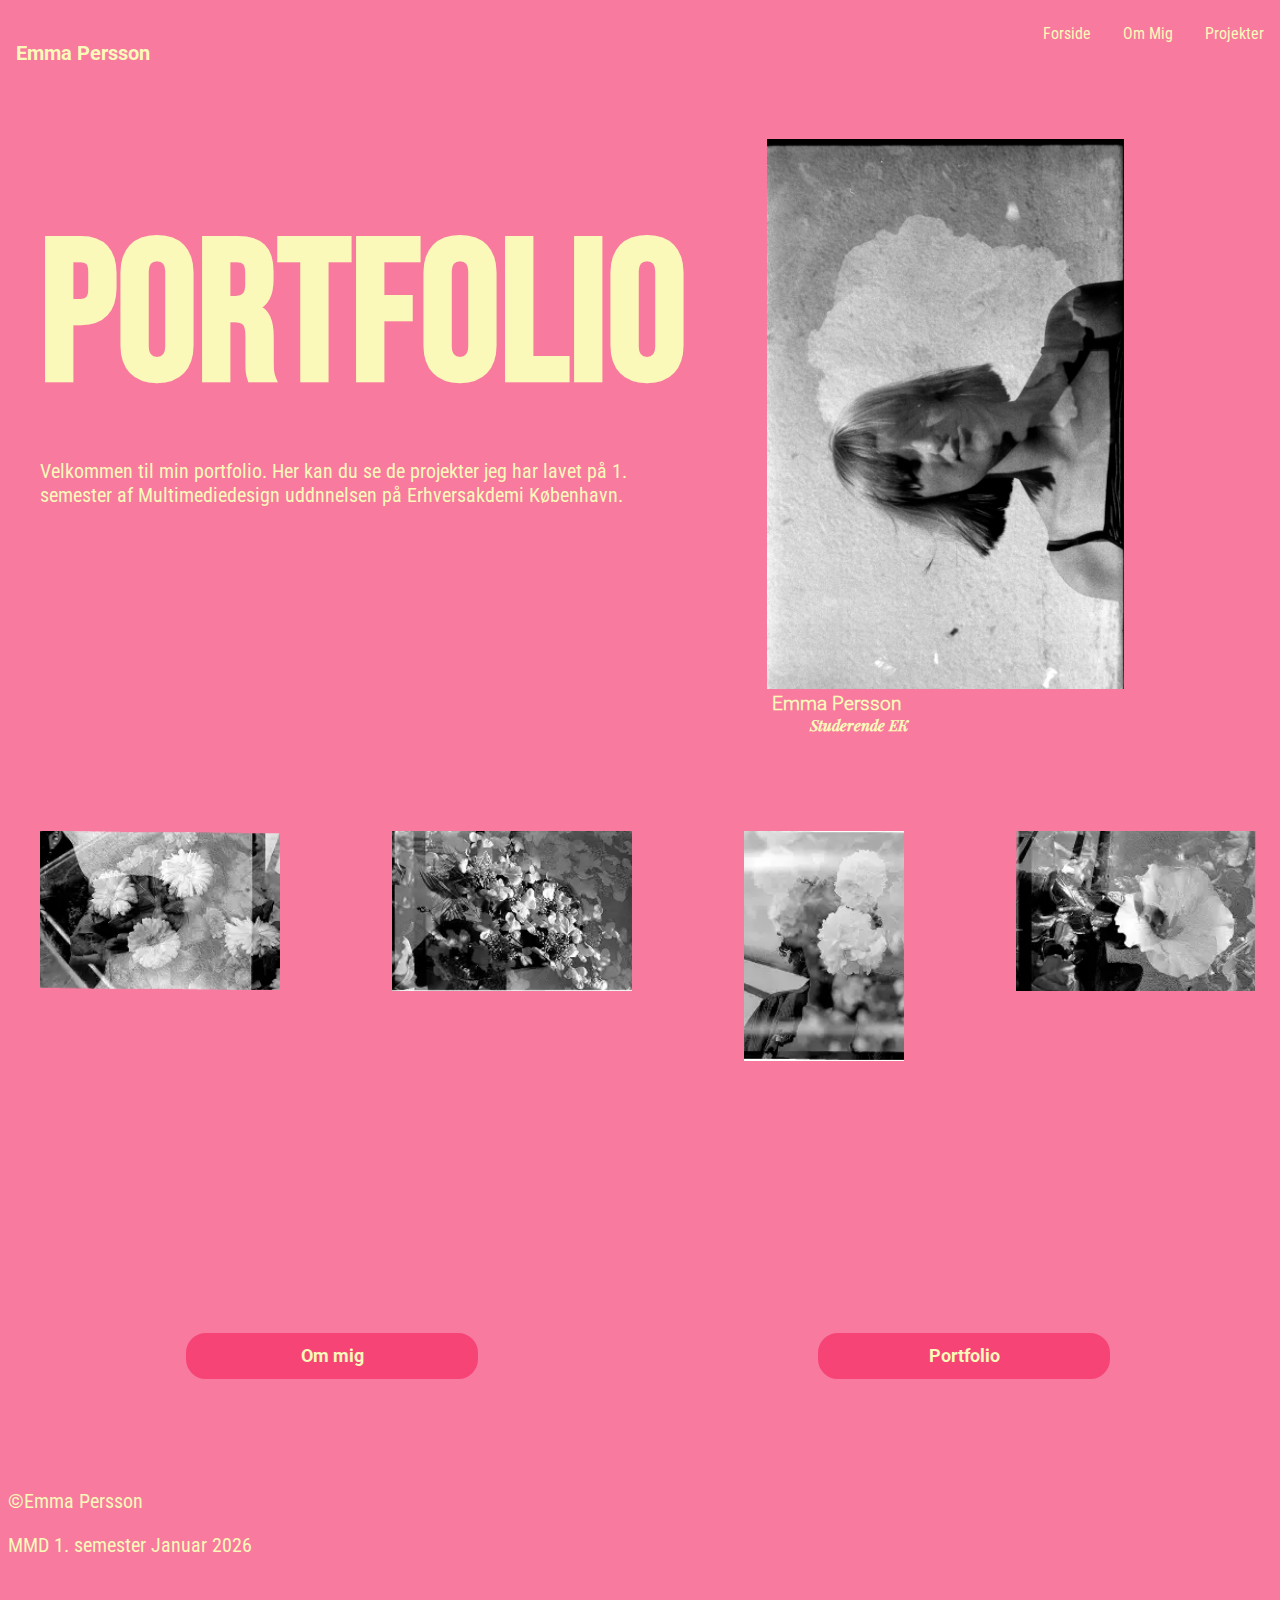
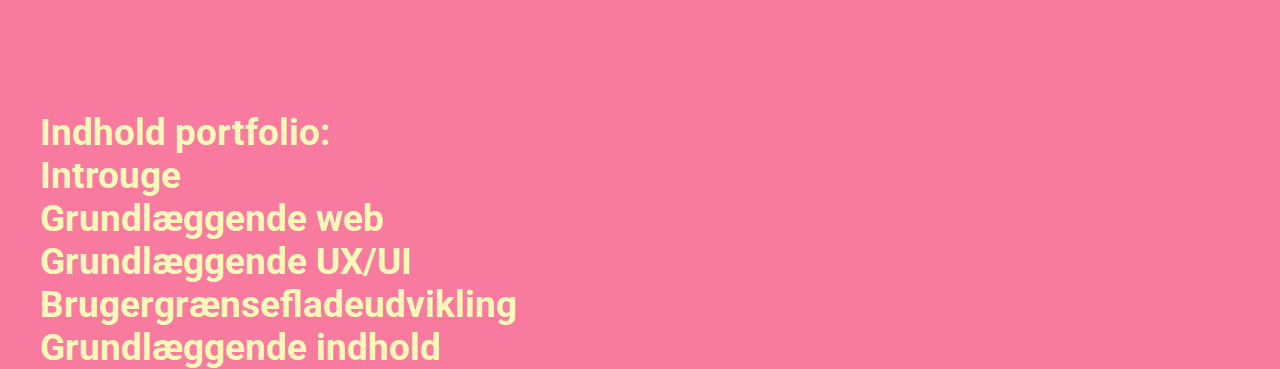
<file: index.html>
<!DOCTYPE html>
<html lang="en">
  <head>
    <meta charset="UTF-8" />
    <meta name="viewport" content="width=device-width, initial-scale=1.0" />
    <title>Portfolio</title>
    <link rel="stylesheet" href="css/general.css" />
  </head>
  <body>
    <header>
      <nav class="navtop">
        <div><h5>Emma Persson</h5></div>
        <ul class="navli">
          <li><a href="index.html">Forside</a></li>
          <li><a href="om-mig.html">Om Mig</a></li>
          <li><a href="portfolio.html">Projekter</a></li>
        </ul>
        <button class="burger">
          <span class="line"></span>
          <span class="line"></span>
          <span class="line"></span>
        </button>
      </nav>
    </header>
    <main>
      <section class="grid_1-1">
        <div>
          <h1>Portfolio</h1>
          <p>Velkommen til min portfolio. Her kan du se de projekter jeg har lavet på 1. semester af Multimediedesign uddnnelsen på Erhversakdemi København.</p>
        </div>
        <div>
          <img src="img/ep.webp" alt="Portræt" class="ep" />
          <h3>Emma Persson</h3>
          <h4>Studerende EK</h4>
        </div>
      </section>

      <section class="grid_1-1-1-1">
        <img src="img/billede1_result.webp" alt="blomster" class="billede1" /><img src="img/billede2_result.webp" alt="blomster2" class="billede2" /><img src="img/billede3_result.webp" alt="blomster3" class="billede3" /><img
          src="img/billede4_result.webp"
          alt="blomster4"
          class="billede4"
        />
        <div class="billedetekst">
          <h2>Indhold portfolio:</h2>
          <h2>Introuge</h2>
          <h2>Grundlæggende web</h2>
          <h2>Grundlæggende UX/UI</h2>
          <h2>Brugergrænsefladeudvikling</h2>
          <h2>Grundlæggende indhold</h2>
        </div>
      </section>
      <section class="grid_1-1">
        <button class="cta"><a href="om-mig.html">Om mig</a></button>
        <button class="cta"><a href="portfolio.html">Portfolio</a></button>
      </section>
    </main>

    <footer>
      <p><span>&#169;</span>Emma Persson</p>
      <p>MMD 1. semester Januar 2026</p>
    </footer>
    <script src="js/burger.js"></script>
  </body>
</html>
</file>
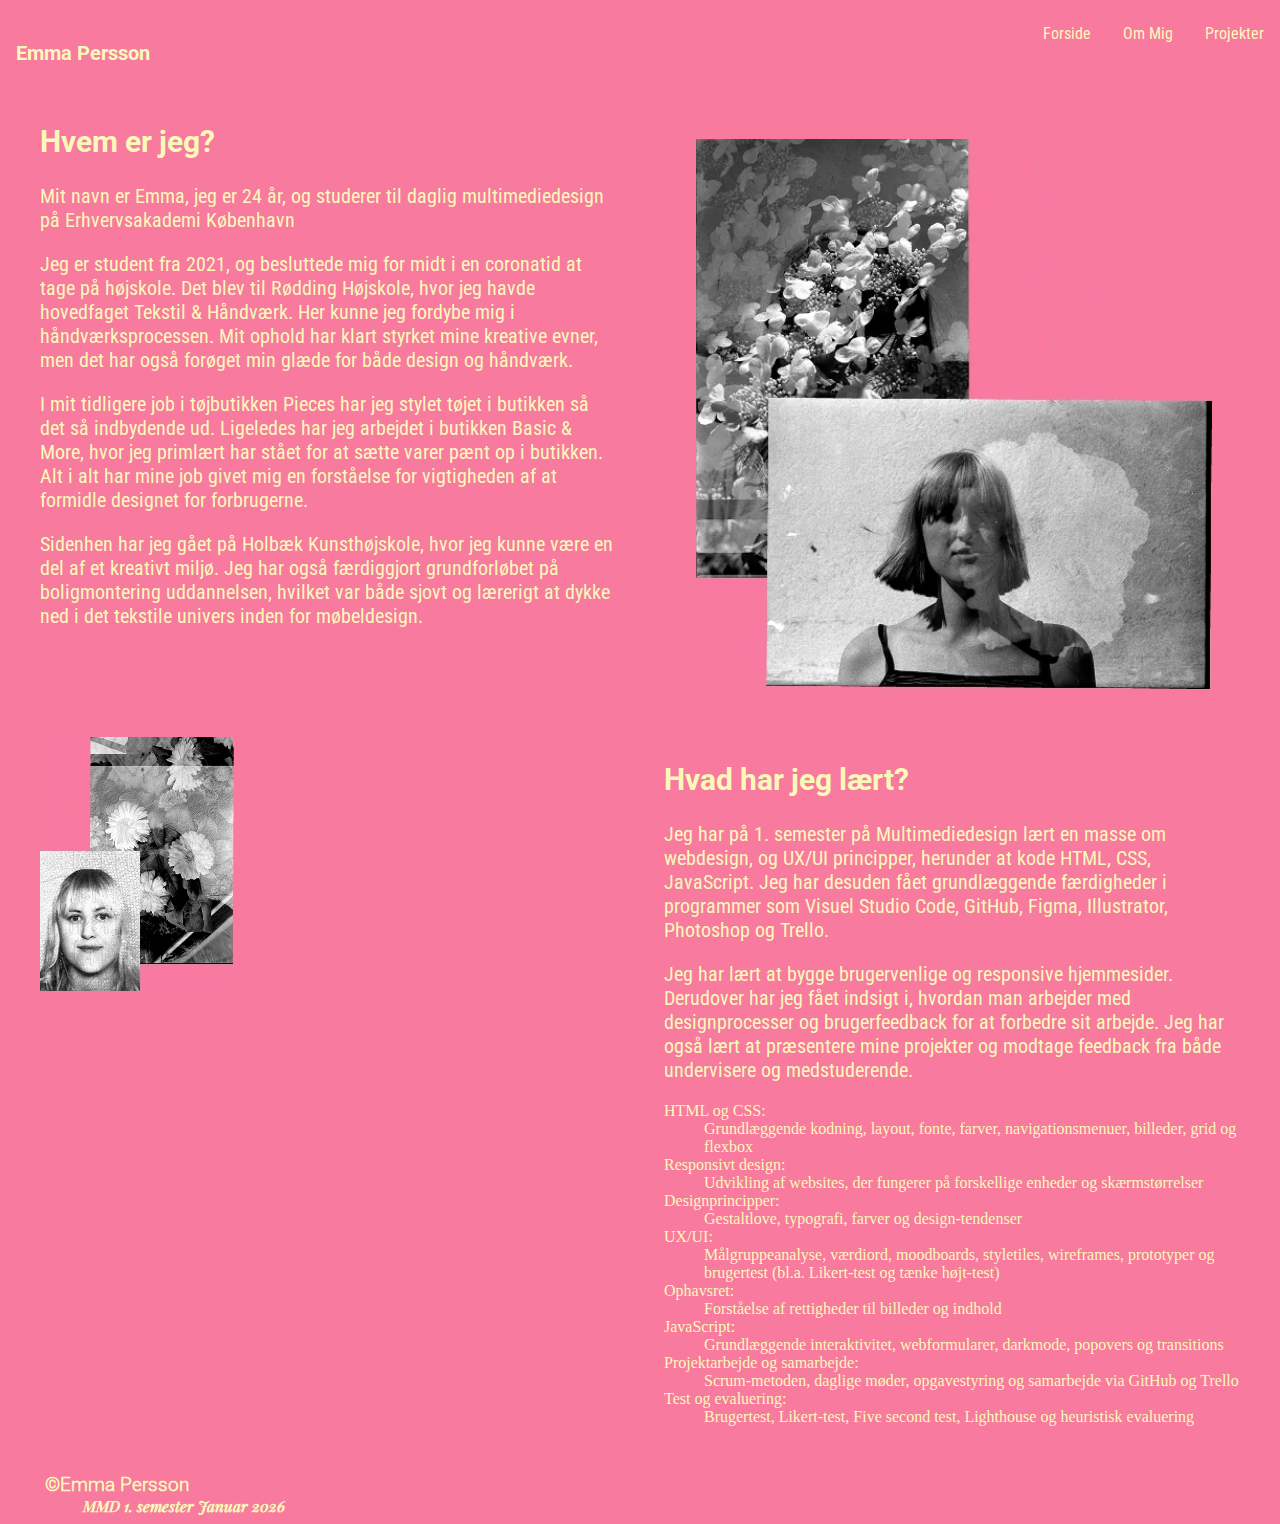
<file: om-mig.html>
<!DOCTYPE html>
<html lang="en">
  <head>
    <meta charset="UTF-8" />
    <meta name="viewport" content="width=device-width, initial-scale=1.0" />
    <meta name="description" content="En beskrivelse af Emma Persson's baggrund og erfaring inden for multimediedesign." />
    <title>Om Mig</title>
    <meta name="robots" content="noindex" />
    <link rel="stylesheet" href="css/general.css" />
    <link rel="icon" href="img/cherry-blossom.png" type="image/png" />
  </head>
  <body>
    <header>
      <nav class="navtop">
        <div><h5>Emma Persson</h5></div>
        <ul class="navli">
          <li><a href="index.html">Forside</a></li>
          <li><a href="om-mig.html">Om Mig</a></li>
          <li><a href="portfolio.html">Projekter</a></li>
        </ul>
        <button class="burger">
          <span class="line"></span>
          <span class="line"></span>
          <span class="line"></span>
        </button>
      </nav>
    </header>
    <main>
      <section class="grid_1-1">
        <div>
          <h2 class="stor">Hvem er jeg?</h2>
          <p>Mit navn er Emma, jeg er 24 år, og studerer til daglig multimediedesign på Erhvervsakademi København</p>
          <p>
            Jeg er student fra 2021, og besluttede mig for midt i en coronatid at tage på højskole. Det blev til Rødding Højskole, hvor jeg havde hovedfaget Tekstil & Håndværk. Her kunne jeg fordybe mig i håndværksprocessen. Mit ophold har klart
            styrket mine kreative evner, men det har også forøget min glæde for både design og håndværk. 
          </p>
          <p>
            I mit tidligere job i tøjbutikken Pieces har jeg stylet tøjet i butikken så det så indbydende ud. Ligeledes har jeg arbejdet i butikken Basic & More, hvor jeg primlært har stået for at sætte varer pænt op i butikken. Alt i alt har mine
            job givet mig en forståelse for vigtigheden af at formidle designet for forbrugerne. 
          </p>
          <p>
            Sidenhen har jeg gået på Holbæk Kunsthøjskole, hvor jeg kunne være en del af et kreativt miljø. Jeg har også færdiggjort grundforløbet på boligmontering uddannelsen, hvilket var både sjovt og lærerigt at dykke ned i det tekstile univers
            inden for møbeldesign. 
          </p>
        </div>
        <img src="img/ems6_result.webp" alt="Portræt" class="ep" />

        <img src="img/ems4_result.webp" alt="Portræt" class="Portræt" />
        <div>
          <h2 class="stor Margin">Hvad har jeg lært?</h2>
          <p>
            Jeg har på 1. semester på Multimediedesign lært en masse om webdesign, og UX/UI principper, herunder at kode HTML, CSS, JavaScript. Jeg har desuden fået grundlæggende færdigheder i programmer som Visuel Studio Code, GitHub, Figma,
            Illustrator, Photoshop og Trello.
          </p>
          <p>
            Jeg har lært at bygge brugervenlige og responsive hjemmesider. Derudover har jeg fået indsigt i, hvordan man arbejder med designprocesser og brugerfeedback for at forbedre sit arbejde. Jeg har også lært at præsentere mine projekter og
            modtage feedback fra både undervisere og medstuderende.
          </p>
          <dl class="font">
            <dt>HTML og CSS:</dt>
            <dd>Grundlæggende kodning, layout, fonte, farver, navigationsmenuer, billeder, grid og flexbox</dd>
            <dt>Responsivt design:</dt>
            <dd>Udvikling af websites, der fungerer på forskellige enheder og skærmstørrelser</dd>
            <dt>Designprincipper:</dt>
            <dd>Gestaltlove, typografi, farver og design-tendenser</dd>
            <dt>UX/UI:</dt>
            <dd>Målgruppeanalyse, værdiord, moodboards, styletiles, wireframes, prototyper og brugertest (bl.a. Likert-test og tænke højt-test)</dd>
            <dt>Ophavsret:</dt>
            <dd>Forståelse af rettigheder til billeder og indhold</dd>
            <dt>JavaScript:</dt>
            <dd>Grundlæggende interaktivitet, webformularer, darkmode, popovers og transitions</dd>
            <dt>Projektarbejde og samarbejde:</dt>
            <dd>Scrum-metoden, daglige møder, opgavestyring og samarbejde via GitHub og Trello</dd>
            <dt>Test og evaluering:</dt>
            <dd>Brugertest, Likert-test, Five second test, Lighthouse og heuristisk evaluering</dd>
          </dl>
        </div>
      </section>
    </main>
    <footer>
      <h3><span>&#169;</span>Emma Persson</h3>
      <h4>MMD 1. semester Januar 2026</h4>
    </footer>
    <script src="js/burger.js"></script>
  </body>
</html>
</file>
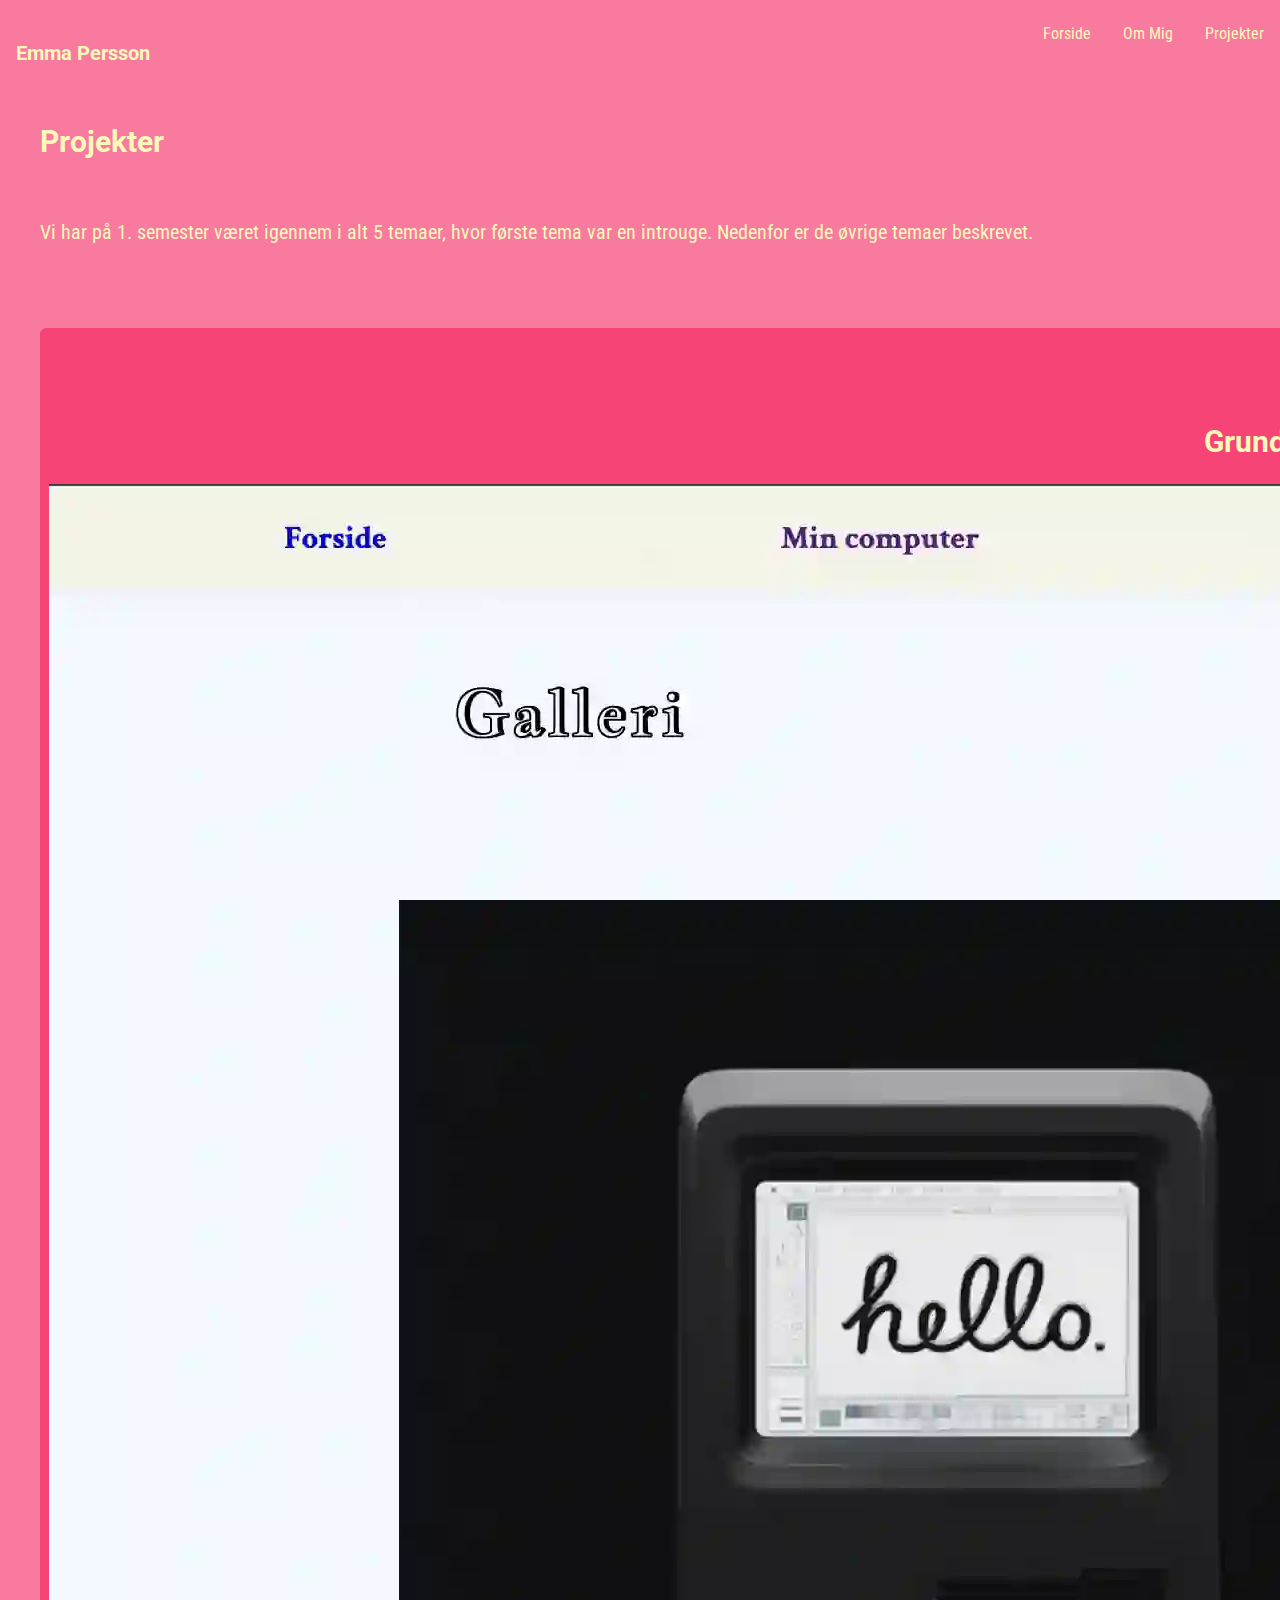
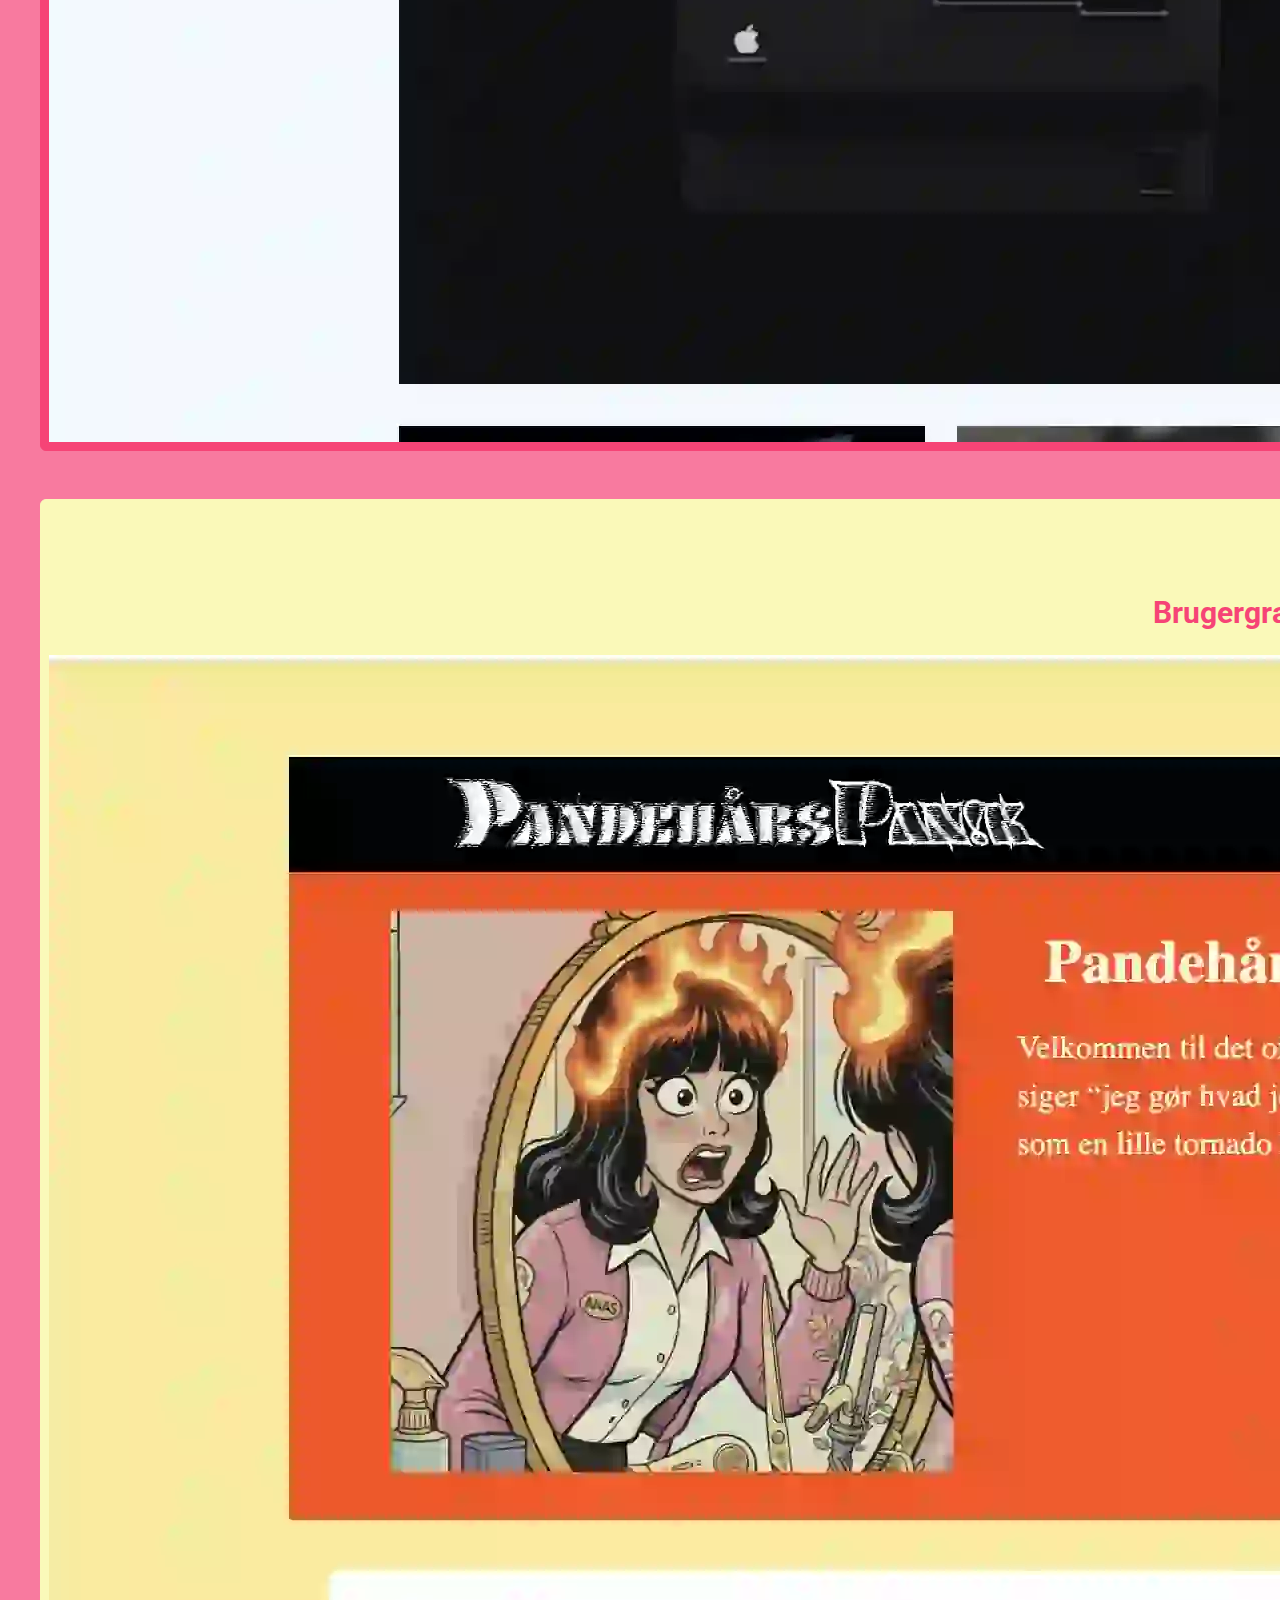
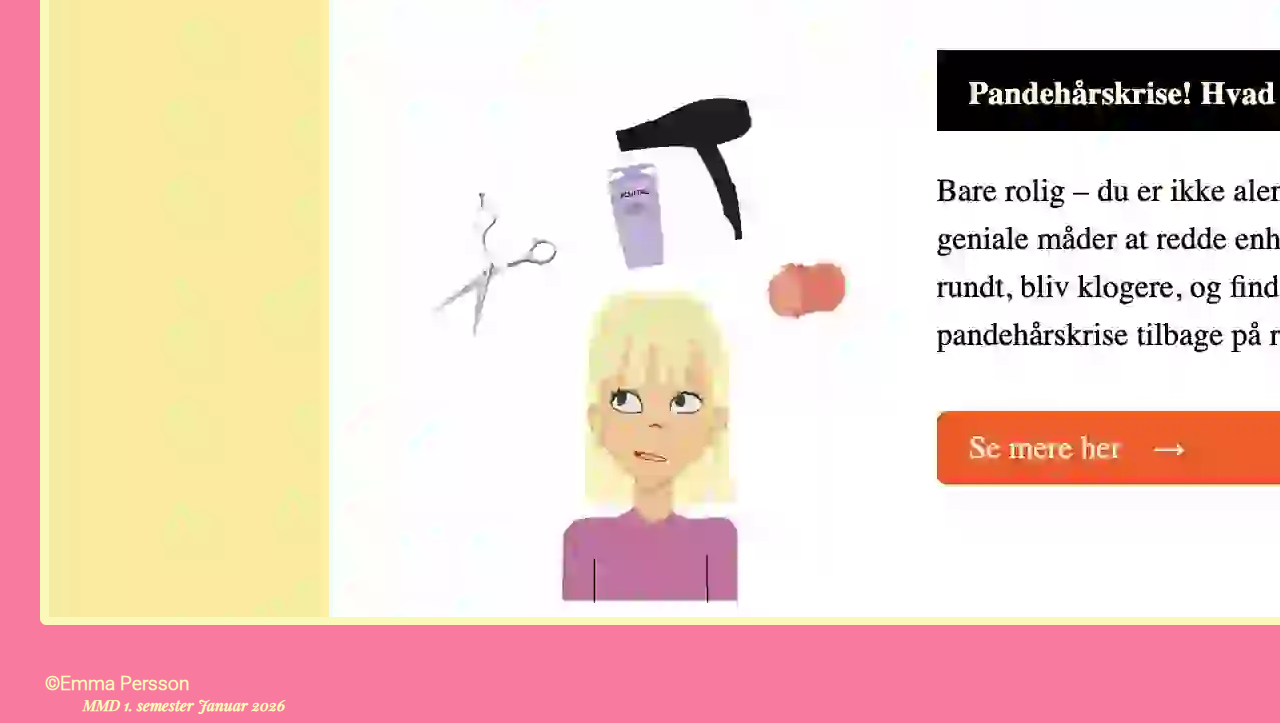
<file: portfolio.html>
<!DOCTYPE html>
<html lang="en">
  <head>
    <meta charset="UTF-8" />
    <meta name="viewport" content="width=device-width, initial-scale=1.0" />
    <meta name="description" content="Forskellige projekter lavet af Emma Persson på multimediedesign uddannelsen på Erhvervsakademi København" />
    <title>Portfolio</title>
    <meta name="robots" content="noindex" />
    <link rel="stylesheet" href="css/general.css" />
    <link rel="icon" href="img/cherry-blossom.png" type="image/png" />
  </head>
  <body>
    <header>
      <nav class="navtop">
        <div><h5>Emma Persson</h5></div>
        <ul class="navli">
          <li><a href="index.html">Forside</a></li>
          <li><a href="om-mig.html">Om Mig</a></li>
          <li><a href="portfolio.html">Projekter</a></li>
        </ul>
        <button class="burger">
          <span class="line"></span>
          <span class="line"></span>
          <span class="line"></span>
        </button>
      </nav>
    </header>
    <main>
      <h2 class="stor">Projekter</h2>
      <p>Vi har på 1. semester været igennem i alt 5 temaer, hvor første tema var en introuge. Nedenfor er de øvrige temaer beskrevet.</p>
      <section class="grid_1-1 hotspot">
        <button popovertarget="popup2" class="button-pink1 button-gul">
          <h5>Tema 2</h5>
          <h2>Grundlæggende Web</h2>
          <img class="knap-billede" src="img/tema2-1_result.webp" alt="Tema 2 billede" />
        </button>
        <button popovertarget="popup3" class="button-pink2">
          <h5>Tema 3</h5>
          <h2>Grundlæggende UX/UI</h2>
          <img class="knap-billede" src="img/Tema3-1_result.webp" alt="Tema 3 billede" />
        </button>
        <button popovertarget="popup4" class="button-gul">
          <h5>Tema 4</h5>
          <h2>Brugergrænsefladeudvikling</h2>
          <img class="knap-billede" src="img/tema4-1_result.webp" alt="Tema 4 billede" />
        </button>
        <button popovertarget="popup5" class="button-pink2 button-pink1">
          <h5>Tema 5</h5>
          <h2>Grundlæggende Indhold</h2>
          <img class="knap-billede" src="img/Tema5-1_result.webp" alt="tema5 billede" />
        </button>
      </section>

      <article popover id="popup2">
        <h2>Tema 2 Grundlæggende Web</h2>
        <div>
          <p>
            I tema 2 blev vi introduceret til grundlæggende HTML og CSS, samt basale begreber indenfor design af digitale brugergrænseflader. Her var målet at lære at kode min første hjemmeside. Til at skabe hjemmesiden lærte jeg at bruge Visual
            Studio Code, hvor jeg kodede i både HTML og CSS. En vigtig del af processen er at uploade til GitHub - samt at have styr på sin mappestruktur.
          </p>
          <p>
            Vi gennemgik basale design principper såsom gestaltlove, som hjælper os med at forstå, hvordan vi opfatter og organiserer visuelle elementer og vigtigheden af responsivt design for at sikre, at vores arbejde ser godt ud på forskellige
            enheder og skærmstørrelser. Herudover kiggede vi på design-tendenser, typografi og farver.
          </p>
          <p>
            Temaet bestod af mange forskellige kodeøvelser, hvor Margin og padding, grid, flexbox, fonte, navigationsmenuer, billeder, Media queries (med mere) kom i fokus. En af øvelserne bestod i at lave et galleri (lave et grid, sætte billeder op,
            samt konvertere dem til en passende filstørrelse, navigationsmenu og arbejde med forskellige filtre). Du kan se min løsning nedenunder.
          </p>
        </div>
        <div class="grid_1-1 galleri-billeder">
          <img src="img/galleri-1_result.webp" alt="galleri 1" />
          <img src="img/galleri-2_result.webp" alt="galleri 2" />
        </div>
        <div>
          <p>
            Hovedopgaven bestod i, at vi ud fra et givet layoutdiagram og wireframes skulle lave et responsivt website - startende med at lave et mobilsite som vi så skulle videreudvikle til et responsivt website. Vi skulle lave 5 sider og style med
            to CSS-filer: en CSS-fil til styling, hvor det var vigtigt at lave to forskellige fonte og flere forskellige farver, og en anden CSS-fil til layout, hvor jeg havde fokus på at lave layoutet responsivt.
          </p>
          <p>
            Gennem temaet fik jeg kodet en masse, og jeg brugte øvelserne, vi havde lavet til at guide mig igennem, samt fik hjælp fra underviserne. Da jeg var færdig med at kode, skulle min HTML og CSS-kode igennem en validator for at tjekke for
            fejl i koden.
          </p>
          <p>Se min løsning på både mit responsive website og mit mobilsite her.</p>
        </div>
        <div class="galleri-billeder2">
          <a href="https://emma-persson.github.io/website/Website/Site/index.html"> <img class="billede1" src="img/tema2-1_result.webp" alt="web-site" /></a>
          <a href="https://emma-persson.github.io/mobilsite/Mobilsite/Site/index.html"> <img class="billede2" src="img/tema2-2_result.webp" alt="mobilsite" /></a>
        </div>
      </article>

      <article popover id="popup3">
        <h2>Tema 3 - Grundlæggende UX/UI</h2>
        <div>
          <p>I tema 3 skulle vi danne et emne-site. Hovedformålet med dette tema var at ramme sin Brugertype, og lære kommunikere sit budskab til sin målgruppe.</p>
          <p>
            Her skulle vi selv lave en hjemmeside om et emne, der interesserede os. Jeg lavede en hjemmeside om strik, hvor man kunne finde gode råd til nybegynderen. Ideen hertil fik jeg, da jeg selv er glad for at strikke, men ofte godt kan mangle
            steder at få overblik over strikkeopskrifter og ideer. Det kan være meget overvældende at finde ud af hvor man skal starte, når man begynder at strikke, og derfor ønskede jeg at lave et overskueligt sted at få overblik og gode råd.
          </p>
          <p>
            Jeg startede med at vælge emne, og gik derefter hurtigt i gang med research, stille spørgsmål så som ‘hvad har andre med samme emne gjort?’, ‘hvem er brugertypen?’, og ‘hvilke værdiord vil jeg knytte til mit design?’. Brugertypen er
            nybegynderen indenfor strik med interesse indenfor det kreative. Derfra lavede jeg Moodboards og mit første styletile i Figma. Jeg lavede to forskellige styletiles og testede dem med en Likert test (som jeg blev introduceret til her), for
            at se hvilke styletiles, der passede bedst til mine værdiord. Jeg fik god feedback og valgte det styletile, der generelt havde fået den bedste respons - altså hvor respondenter (folk der havde svaret) var mest enige i, at stilen passede
            til mine værdiord.
          </p>
          <p>Her er mit styletile.</p>
        </div>
        <div class="grid_1-1 galleri-billeder">
          <img src="img/strik-styletile1_result.webp" alt="styletile" />
          <img src="img/strik-styletile2_result.webp" alt="styletile" />
        </div>
        <div>
          <p>
            Herfra lavede vi solution sketchers, men da jeg desværre var syg, fik jeg ikke lavet en. Heldigvis fik jeg inspiration af mine medstuderende, da vi lavede et sketch-museum, og derfra kunne jeg så gå direkte i gang med mit low fi wireframe
            i Figma Design, som jeg her arbejdede i for første gang. Herefter lavede jeg en hi fi prototype, som var klikbar.
          </p>

          <p>
            Da vi lærte om ophavsret på billeder, fandt jeg ud af, at de billeder jeg havde brugt til mit koncept, ikke var nogle, jeg havde rettigheder til at bruge. Jeg valgte dog at bruge dem alligevel, da det udelukkende var et skoleprojekt, og
            jeg har lært at have styr på det til en anden gang. Da jeg var færdig med min hi fi prototype, kunne jeg lave min første tænk højttest og jeg kunne lave mit første layoutdiagram.
          </p>
          <p>Her kan du se min prototype, og klikke videre for at få indblik i min proces.</p>
        </div>

        <div class="galleri-billeder2">
          <a href="https://www.figma.com/design/U0sykzhexKwZUAMFppevC4/Untitled?node-id=0-1&t=nu5bauQU2lVZLTKQ-1"><img src="img/strik-prototype_result.webp" alt="prototype" /></a>
        </div>
        <div>
          <p>
            Jeg har kodet mit site ud fra min prototype og layout diagram i Figma. Undervejs stødte jeg ind i problemer, da nogle af de dele jeg havde med i Figma prototype ikke var noget, vi havde lært at kode endnu, og først lærer på 2. semester.
            Derfor endte jeg med at kode en mere simpel version. Jeg har kodet siden ud fra Mobil First princippet ligesom i tema 2. Siden består af 4 sider: en index side, 2 sider med artikler og en side med et galleri.
          </p>
          <p>
            Dernæst vi lærte om Favicon, som jeg fik hentet ned og sat ind på mit site. Da siden var kodet færdig, lavede jeg en Lighthouse test, og fik rettet lidt på min kode (meget af det testen ville lave bedre, har vi ikke lært endnu). Temaet
            blev sluttet af med en præsentation af mit emne-site foran underviser og nogle medstuderende.
          </p>
          <p>Her kan du se hele min strikke-guide.</p>
        </div>
        <div class="galleri-billeder2">
          <a href="https://emma-persson.github.io/Strikkeguiden/site/index.html"> <img src="img/Tema3-1_result.webp" alt="tema 3" /></a>
        </div>
      </article>

      <article popover id="popup4">
        <h2>Tema 4 - Brugergrænseflader</h2>
        <div>
          <p>
            I tema 4 er der fokus på udvalgte dele af et Emergency site, hvor de grundlæggende dele allerede er lavet. Fokus er på visuelle elementer og kode i CSS og Java Script. Vi er i dette tema blevet introduceret til grundlæggende Java Script.
            Hjemmesiden skulle indeholde 3 sider: index side, side med infografik og side med webformular. Siden skulle styles i CSS og der skulle styles et darkmode.
          </p>
          <p>
            Vi lavede nogle forskellige idegenereringsøvelser for at komme i gang med ideer til, hvad sitet skal indeholde. Jeg valgte, at mit Emergency site skulle handle om pandehår eller mere konkret, når man har en dårlig pandehårsdag - med gode
            råd til hvad man skal gøre for at afhjælpe krisen. Jeg tænker, at det kunne være sjovt og nyttigt at have et sted med gode råd og tips til at afhjælpe denne lille krise. Det er vigtigt at nævne, at vi ikke har lagt vægt på test i denne
            proces, men har i stedet fulgt vores mavefornemmelser. Tanken er, at denne side skal fungere som en form for sandkasse, hvor vi kan eksperimentere og prøve nye ting af.
          </p>
          <p>
            Vi har lært Illustrator at kende, hvor vi skulle lave en vektorgrafik, som med Java Script skulle gøre sitet klikbart. Vi startede med at lave infografikken og hvilket indhold de skulle have. Her lavede vi en papirprototype. Min grafik er
            af en pige med vildt pandehår, og over hende illustreres tre forskellige løsninger som man kan klikke på. Jeg skiftede senere i projektet grafisk stil - som gjorde, at det ikke hang så godt sammen med resten af sitet. Herefter lavede jeg
            et moodboard og generede med hjælp af AI billeder og tekst, som jeg kunne bruge til forskellige artikler.
          </p>
          <p>Her kan du se min færdige infografik.</p>
        </div>
        <div class="galleri-billeder2">
          <img src="img/tema4-infografik_result.webp" alt="infografik" />
        </div>
        <div>
          <p>I Java Script startede jeg med at gøre infografikken interaktiv - gemme den ned som SVG og sætte koden ind i HTML. Herefter lavede jeg en webformular med forskellige inputfelter, en radio button og en submit knap.</p>
          <p>
            Jeg arbejdede i Java Script med en popover på nogle cards, som indeholder artikler, og med hvilken transition, der skulle være. Til sidst lavede jeg en darkmode knap - som var lidt for avanceret for hvad vi egentlig skulle lave, men en
            sjov udfordring. I Illustrator lavede jeg også et logo til siden.
          </p>
          <p>Du kan se min løsning nederst.</p>
        </div>
        <div class="galleri-billeder2">
          <a href="https://emma-persson.github.io/emergency-pandeh-r/"> <img src="img/tema4-darkmode_result.webp" alt="darkmode" /></a>
        </div>
      </article>

      <article popover id="popup5">
        <h2>Tema 5 - Grundlæggende indhold</h2>
        <div>
          <p>
            I Tema 5 har vi i grupper skulle samarbejde om at kode og re-designe et web-site for en kunde, og samtidig lære hvordan man samarbejder om at kode i GitHub. Vi skulle selv finde en kunde, som vi kunne arbejde med. Min gruppe fik kontakt
            til Sundby Taekwondo Club i København. Da dette var vores første gruppeprojekt, blev vi introduceret til Scrum, som blev vores arbejdsmetode. Vi oprettede et Trello-board og gruppens Scrum-master stod for at holde daglige scrum-møder, dag
            hvor vi kunne få overblik over hvem, der fik hvilke opgaver, og hvad vi manglede at lave.
          </p>
        </div>
        <div class="galleri-billeder2"><img src="img/Trello_result.webp" alt="Trello-board" /></div>
        <div>
          <p>
            Vi valgte netop dette website, da vi synes, det manglede både indhold og struktur. Det virkede ikke som om, at de havde brugt særligt meget CSS til at style deres sider. Vores mål var at fokusere på at gøre websitet mere brugervenligt -
            specielt for forældre til børn, som ønsker at starte til taekwondo. Vi ønskede at gøre det nemt at navigere på sitet, uden at skulle besøge flere undersider for at finde en tilmeldingsformular.
          </p>
          <p>Før vi gik i gang med selve emnesitet, blev vi introduceret til Photoshop, og jeg lavede sideløbende et lille projekt, som fokuserede på at bruge Photoshop og især på at designe en Hero sektion.</p>
          <p>Her kan man se mit projekt om flettede julestjerne.</p>
        </div>

        <div class="grid_1-1 galleri-billeder">
          <a href="https://www.figma.com/board/212Fz6NAORCEN0O12mltKC/Julestjerne?node-id=0-1&t=1YaLwbq3K7JXQTdR-1"> <img src="img/tema5-stjerner-proces_result.webp" alt="julestjerne-proces" /> </a>
          <a href="https://emma-persson.github.io/sandkassesite/"><img src="img/tema5- stjerne_result.webp" alt="julestjerne" /></a>
        </div>
        <div>
          <p>
            I vores gruppeprojektet skulle vi fra bunden af opbygge et website. Dette betød, at vi her kunne sammensætte alt det, vi har lært i de tidligere temaer, og anvende på denne side. Så vi kunne hurtigt gå i gang med at lave research og
            derfra generere ideer til styletiles og Moodboards baseret på vores værdiord. Dernæst kiggede vi på layoutet og lavede solution sketches sammen, som vi derfra udviklede til Wireframes - både low fi og hi fi. Dette ledte os videre til at
            skabe layoutdiagrammer, der kunne anvendes til både til mobil og computer.
          </p>
          <p>
            For at lære vores kunde at kende, tog vi ud til Taekwondo klubben og tog billeder, som vi kunne bruge på websitet. Disse billeder krævede dog lidt farveredigering i Photoshop. Endelig kunne vi gå i gang med at kode i både HTML, CSS og
            Java Script. Det var vigtigt for os at have en god mappe-struktur og at huske altid at arbejde i en branch for at holde projektet organiseret og effektivt.
          </p>
          <p>Her kan du få et indblik i vores proces.</p>
        </div>
        <div class="grid_1-1 galleri-billeder">
          <a href="https://www.figma.com/design/cW73erqyZ2DQ3qrszhftCx/Prototyper?node-id=85-479&t=Wl2GamDHwxl9YkxX-1"> <img src="img/tema5-styletile_result.webp" alt="styletile1" /></a>
          <img src="img/tema5-styletile2_result.webp" alt="styletile2" />
        </div>
        <div>
          <p>
            Undervejs lavede vi en masse test som vi havde lært gennem 1. semester: Tænke højt test, Likert-test, Five second test, Lighthouse og Heuristisk evaluering. Da vi var færdige med virksomhedssitet, lavede vi en præsentation af det endelige
            projekt. Vi nåede godt i mål med det vi havde sat os for, og både vi og kunden, håber at kunne arbejde videre med projektet på senere tidspunkt.
          </p>
          <p>Du kan se vores færdige løsning og vores præsentation nedenunder her:</p>
        </div>
        <div class="grid_1-1 galleri-billeder">
          <a href="https://emma-persson.github.io/Virksomhedsite/virksomhedssite-1/index.html"> <img src="img/Tema5-1_result.webp" alt="færdig løsning" /> </a>
          <a href="https://www.canva.com/design/DAG7kvfq8YE/Oy7KJmjSXst-e_cbI8mWWA/edit?utm_content=DAG7kvfq8YE&utm_campaign=designshare&utm_medium=link2&utm_source=sharebutton"> <img src="img/tema5-præsentation_result.webp" alt="præsentation" /></a>
        </div>
      </article>
    </main>
    <footer>
      <h3><span>&#169;</span>Emma Persson</h3>
      <h4>MMD 1. semester Januar 2026</h4>
    </footer>
    <script src="js/burger.js"></script>
  </body>
</html>
</file>
<file: css/general.css>
:root {
  --color-bg: #f87a9f;
  --color-pink: #f64476;
  --color-gul: #faf9b9;
}
body {
  background-color: var(--color-bg);
  color: var(--color-gul);
}

@font-face {
  font-family: "Bebas Neue";
  src: url(../fonts/Bebas_Neue/BebasNeue-Regular.ttf);
  font-style: normal;
}

@font-face {
  font-family: "Roboto light";
  src: url(../fonts/Roboto/static/Roboto-Light.ttf);
  font-style: light;
}
@font-face {
  font-family: "Roboto bold";
  src: url(../fonts/Roboto/static/Roboto-Bold.ttf);
  font-style: bold;
}
@font-face {
  font-family: "Roboto";
  src: url(../fonts/Roboto/static/Roboto_Condensed-Regular.ttf);
  font-style: normal;
}
@font-face {
  font-family: "Playfair Display";
  src: url(../fonts/Playfair_Display/static/PlayfairDisplay-MediumItalic.ttf);
  font-style: italic;
}
h1 {
  font-family: "Bebas Neue";
  font-weight: 600;
  font-size: 200px;
  margin: 0.5em 0 0 0;
  padding: 0;
}

h2 {
  font-family: "Roboto bold";
  font-weight: 700;
  font-size: 30px;
}
h5 {
  font-family: "Roboto bold";
  font-weight: 700;
  font-size: 20px;
}
h3 {
  font-family: "Roboto light";
  padding: 0 0 0 2em;
  margin: 0;
}
h4 {
  font-family: "Playfair Display";
  font-size: 15px;
  padding: 0 0 0 5em;
  margin: 0;
}

p {
  font-family: "Roboto";
  font-weight: 300;
  font-size: 20px;
}

main {
  display: grid;
  grid-template-rows: auto 1fr auto;
  max-width: 1200px;
  margin: 0 auto;
  display: grid;
  row-gap: 1rem;
}

/* nav header */
.navtop {
  display: flex;
  list-style: none;
  gap: 2em;
}
header nav a {
  text-decoration: none;
  color: var(--color-gul);
  font-family: "Roboto";
}
.navli {
  display: flex;
  list-style: none;
  gap: 2em;
  margin-left: auto;
}

/* burger */
.burger {
  width: 40px;
  height: 30px;
  display: none;
  background: transparent;
  border: 0;
  cursor: pointer;
}
.burger .line {
  display: block;
  width: 100%;
  height: 2px;
  margin-bottom: 5px;
  transition: 0.2s linear;
}
.ep {
  height: 550px;
  width: auto;
  margin: 2.5em 0 0 2em;
  padding: 0;
}
@media screen and (max-width: 800px) {
  body {
  }
  img {
    display: block;
    margin-left: auto;
    margin-right: auto;
  }
  .navli {
    display: none;
  }
  .burger {
    display: block;
    background-color: transparent;
    border: 0;
    flex: 0 0 auto;
    margin: 0 20px;
  }
  .burger .line {
    background-color: var(--color-gul);
  }
  .burger.active .line:nth-child(1) {
    transform: rotate(45deg) translate(5px, 5px);
    transition: 0.2s linear;
  }
  .burger.active .line:nth-child(2) {
    opacity: 0;
    transition: 0.15s linear;
  }
  .burger.active .line:nth-child(3) {
    transform: rotate(-45deg) translate(5px, -5px);
    transition: 0.2s linear;
  }
  nav.active .navli {
    display: block;
    background-color: var(--color-bg);
    position: absolute;
    top: 3.6rem;
    right: 0;
    width: clamp(200px, 50vw, 400px);
    z-index: 1;
    opacity: 0.8;
  }
  header > nav li > a:after {
    content: "";
  }
  nav.active .navli li {
    margin: 40px 20px;
    text-align: right;
  }
  nav.active .navli a {
    font-size: 24px;
  }
  .burger {
    display: block;
    margin-top: 1em;
  }
  .navtop {
    justify-content: space-between;
  }
  h1 {
    font-size: 75px;
  }
  h2 {
    font-size: 15px;
  }
  .grid_1-1-mobil {
    display: grid;
    grid-template-columns: 1fr 1fr;
    gap: 2em;
    justify-items: center;
  }
  /* .billede3 {
    rotate: 90deg;
    position: static;
    } */
  .grid_1-1-mobil img {
    width: 100%;
    max-width: 160px;
    height: 160px;
    object-fit: cover;
    margin: 0;
    padding: 0;
  }
}

/* kanp */
button {
  border: 1px solid var(--color-gul);
  background-color: var(--color-gul);
  color: var(--color-pink);
  border-radius: 6px;
  padding: 0.25rem 0.5rem;
  cursor: pointer;
  width: 90%;
}
button:hover {
  filter: drop-shadow(0 0 0.75rem var(--color-pink));
}
.button-pink1 {
  border: 1px solid var(--color-pink);
  background-color: var(--color-pink);
  color: var(--color-gul);
  border-radius: 6px;
  padding: 0.25rem 0.5rem;
  cursor: pointer;
}

@media screen and (min-width: 800px) {
  .grid_1-1 {
    display: grid;
    grid-template-columns: 1fr 1fr;
    gap: 3em;
  }
  .grid_1-1-1-1 {
    display: grid;
    grid-template-columns: 1fr 1fr 1fr 1fr;
    gap: 7em;
    position: relative;
    padding-bottom: 16rem;
  }
  .billedetekst {
    position: absolute;
    top: 60em;
  }
  .billedetekst h2 {
    font-size: 37px;
    margin: 0;
    padding: 0;
  }
}
.billede1,
.billede2,
.billede4 {
  width: 240px;
  height: 160px;
  object-fit: cover;
  margin-top: 5em;
}
.billede3 {
  width: 160px;
  height: 230px;
  object-fit: cover;
  margin-top: 5em;
}

@media screen and (max-width: 800px) {
  button {
    margin: 0 auto;
    width: 80%;
    margin-bottom: 2em;
  }
  .button-pink1 {
    background-color: transparent;
    color: transparent;
  }
  .button-pink2 {
    background-color: var(--color-pink);
    color: var(--color-gul);
    border: var(--color-pink);
  }
  .button-gul {
    background-color: var(--color-gul);
    color: var(--color-pink);
    border: var(--color-gul);
  }
}
.cta {
  padding: 10px;
  background-color: var(--color-pink);
  color: var(--color-gul);
  border-radius: 20px;
  padding-left: 1em;
  padding-right: 1em;
  border: 2px solid var(--color-pink);
  width: 50%;
  font-size: large;
  margin: 0 auto;
  margin-bottom: 5em;
}
.cta a {
  text-decoration: none;
  color: var(--color-gul);
  text-align: center;
  align-items: center;
  font-family: "Roboto Bold";
}
.hotspot {
  margin: 3em 0;
}
.billedetekst a {
  text-decoration: none;
  color: var(--color-gul);
  cursor: pointer;
}
nav {
  padding: 0 0.5em 0 0.5em;
}
@media screen and (max-width: 800px) {
  main {
    max-width: 100%;
    margin: 0 auto;
    display: grid;
    justify-items: center;
    text-align: center;
  }
  .ep {
    height: auto;
    width: 50%;
    margin: 0 auto;
    display: block;
    padding-bottom: 1em;
  }
  p {
    text-align: left;
    justify-self: stretch;
  }
  .cta {
    width: 50%;
    margin: 2em auto;
    text-align: center;
    justify-self: center;
  }
}
</file>
